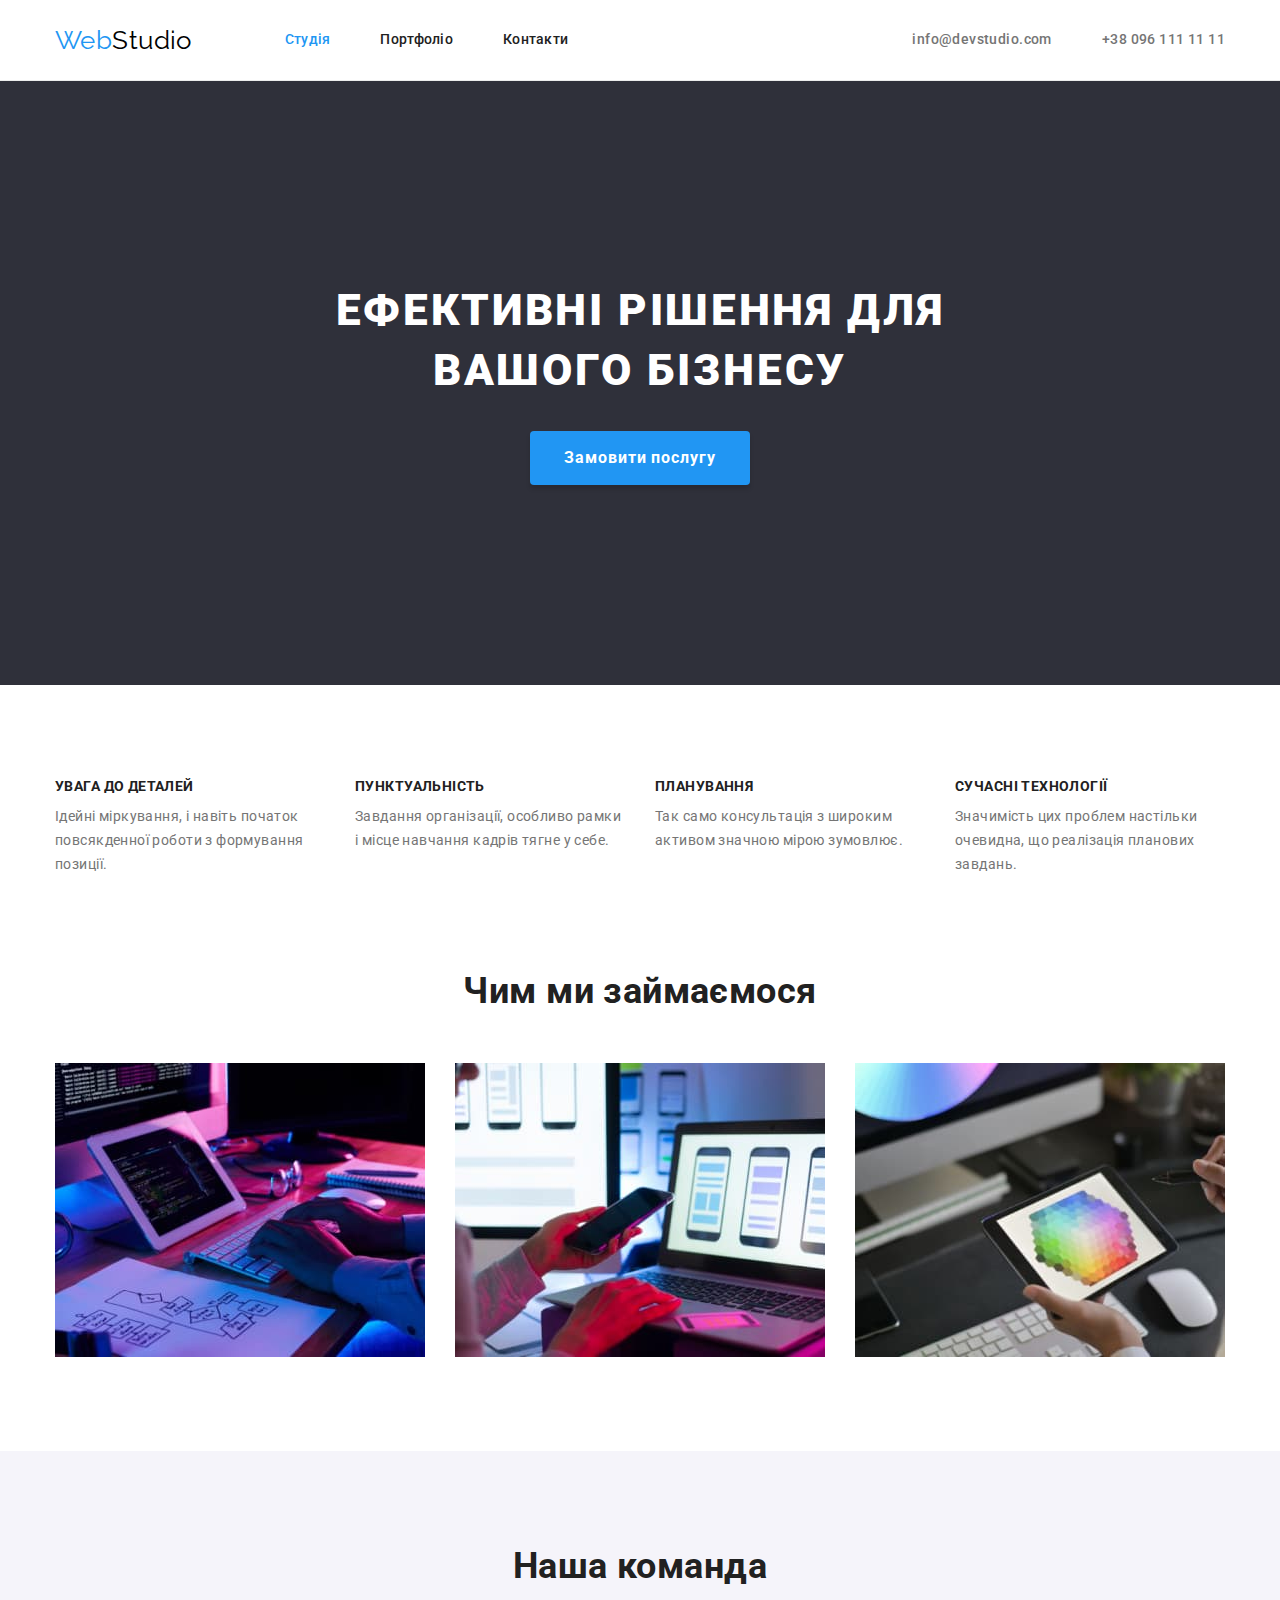
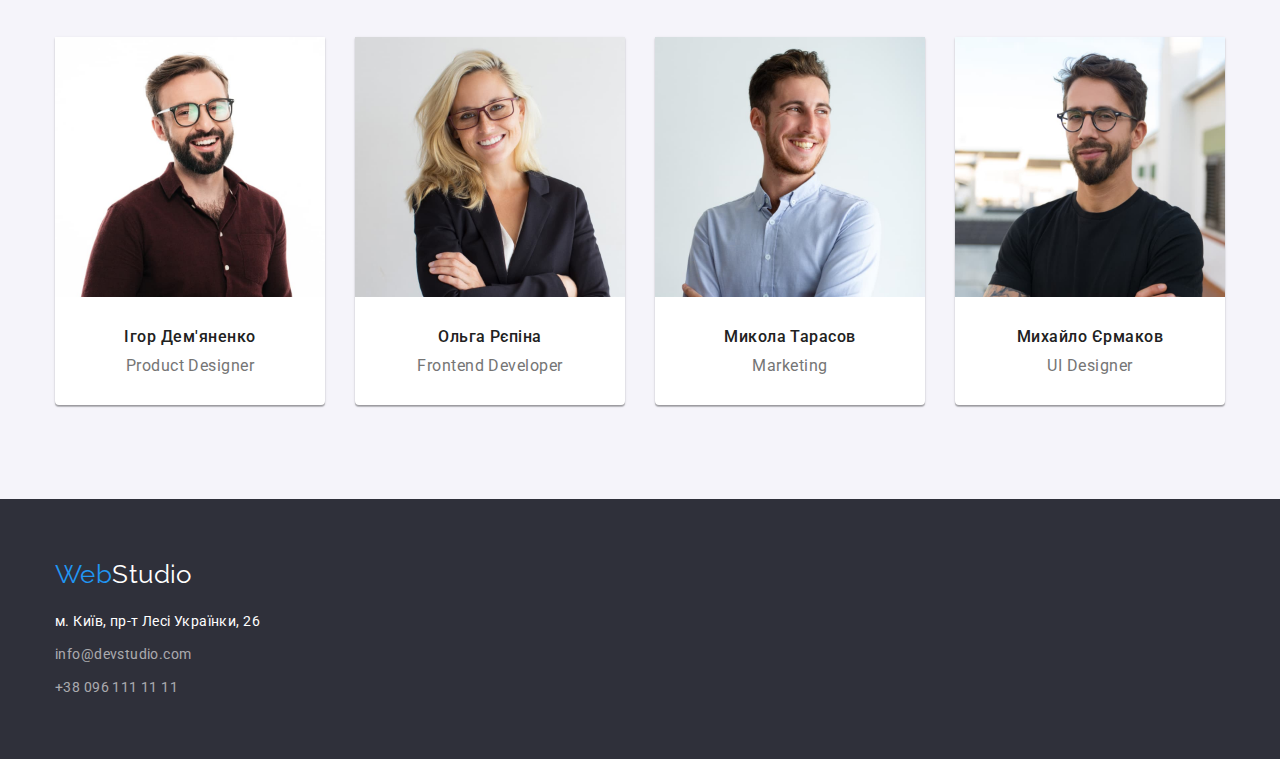
<file: index.html>
<!DOCTYPE html>
<html lang="uk">
    <head>
        <meta charset="UTF-8" />
        <meta http-equiv="X-UA-Compatible" content="IE=edge" />
        <meta name="viewport" content="width=device-width, initial-scale=1.0" />
        <title>homework_3</title>
        <link
            href="https://fonts.googleapis.com/css2?family=Raleway:wght@700&family=Roboto:wght@400;500;700;900&display=swap"
            rel="stylesheet"
        />
        <link
            rel="stylesheet"
            href="https://cdnjs.cloudflare.com/ajax/libs/modern-normalize/1.1.0/modern-normalize.min.css"
        />
        <link rel="stylesheet" href="./css/styles.css" />
    </head>
    <body>
        <!--ШАПКА-->
        <header class="page-header">
            <div class="container container-header">
                <nav class="main-nav">
                    <a href="index.html" class="logo"><span class="part-logo">Web</span>Studio</a>
                    <ul class="site-nav list">
                        <li class="item">
                            <a class="link current" href="index.html">Студія</a>
                        </li>
                        <li class="item">
                            <a class="link" href="portfolio.html">Портфоліо</a>
                        </li>
                        <li class="item">
                            <a class="link" href="#">Контакти</a>
                        </li>
                    </ul>
                </nav>
                <!--Контакти-->
                <ul class="contacts-list list">
                    <li class="item">
                        <a class="contacts" href="mailto:info@devstudio.com">info@devstudio.com</a>
                    </li>
                    <li class="item">
                        <a class="contacts" href="tel:+380961111111">+38 096 111 11 11</a>
                    </li>
                </ul>
            </div>
        </header>
        <main>
            <!--HERO-->
            <section class="hero">
                <div class="container">
                    <h1 class="hero-title">Ефективні рішення для вашого бізнесу</h1>
                    <button class="main-btn" type="button">Замовити послугу</button>
                </div>
            </section>
            <!--Особливості роботи-->
            <section class="features-section">
                <div class="container">
                    <h2 class="visually-hidden">Особливості роботи</h2>
                    <ul class="features list">
                        <li class="item">
                            <h3 class="title">УВАГА ДО ДЕТАЛЕЙ</h3>
                            <p class="description">
                                Ідейні міркування, і навіть початок повсякденної роботи з формування
                                позиції.
                            </p>
                        </li>
                        <li class="item">
                            <h3 class="title">ПУНКТУАЛЬНІСТЬ</h3>
                            <p class="description">
                                Завдання організації, особливо рамки і місце навчання кадрів тягне у
                                себе.
                            </p>
                        </li>
                        <li class="item">
                            <h3 class="title">ПЛАНУВАННЯ</h3>
                            <p class="description">
                                Так само консультація з широким активом значною мірою зумовлює.
                            </p>
                        </li>
                        <li class="item">
                            <h3 class="title">СУЧАСНІ ТЕХНОЛОГІЇ</h3>
                            <p class="description">
                                Значимість цих проблем настільки очевидна, що реалізація планових
                                завдань.
                            </p>
                        </li>
                    </ul>
                </div>
            </section>
            <!--Чим ми займаємося-->
            <section class="section">
                <div class="container">
                    <h2 class="what-we-do">Чим ми займаємося</h2>
                    <ul class="list work">
                        <li class="item">
                            <img src="./images/work/desktop.jpg" alt="desktop" width="370" />
                        </li>
                        <li class="item">
                            <img src="./images/work/laptop.jpg" alt="laptop" width="370" />
                        </li>
                        <li class="item">
                            <img src="./images/work/tablet.jpg" alt="tablet" width="370" />
                        </li>
                    </ul>
                </div>
            </section>
            <!--Наша команда-->
            <section class="team section">
                <div class="container">
                    <h2 class="team-title">Наша команда</h2>
                    <ul class="list">
                        <li class="team-description">
                            <img src="./images/team/igor.jpg" alt="igor" width="270" />
                            <div class="team-item">
                                <h3 class="team-member">Ігор Дем'яненко</h3>
                                <p class="team-position">Product Designer</p>
                            </div>
                        </li>
                        <li class="team-description">
                            <img src="./images/team/olga.jpg" alt="olga" width="270" />
                            <div class="team-item">
                                <h3 class="team-member">Ольга Рєпіна</h3>
                                <p class="team-position">Frontend Developer</p>
                            </div>
                        </li>
                        <li class="team-description">
                            <img src="./images/team/mykola.jpg" alt="mykola" width="270" />
                            <div class="team-item">
                                <h3 class="team-member">Микола Тарасов</h3>
                                <p class="team-position">Marketing</p>
                            </div>
                        </li>
                        <li class="team-description">
                            <img src="./images/team/myhailo.jpg" alt="myhailo" width="270" />
                            <div class="team-item">
                                <h3 class="team-member">Михайло Єрмаков</h3>
                                <p class="team-position">UI Designer</p>
                            </div>
                        </li>
                    </ul>
                </div>
            </section>
        </main>
        <!--ПІДВАЛ-->
        <footer class="footer">
            <div class="container">
                <a href="index.html" class="logo"><span class="part-logo">Web</span>Studio</a>
                <address>
                    <ul class="list">
                        <li class="footer-item">
                            <a
                                href="https://goo.gl/maps/TSDpTPrTKKS6w9gq7"
                                target="_blank"
                                class="main-address"
                            >
                                м. Київ, пр-т Лесі Українки, 26
                            </a>
                        </li>
                        <li class="footer-item">
                            <a class="contacts" href="mailto:info@devstudio.com"
                                >info@devstudio.com
                            </a>
                        </li>
                        <li class="footer-item">
                            <a class="contacts" href="tel:+380961111111">+38 096 111 11 11</a>
                        </li>
                    </ul>
                </address>
            </div>
        </footer>
    </body>
</html>
</file>
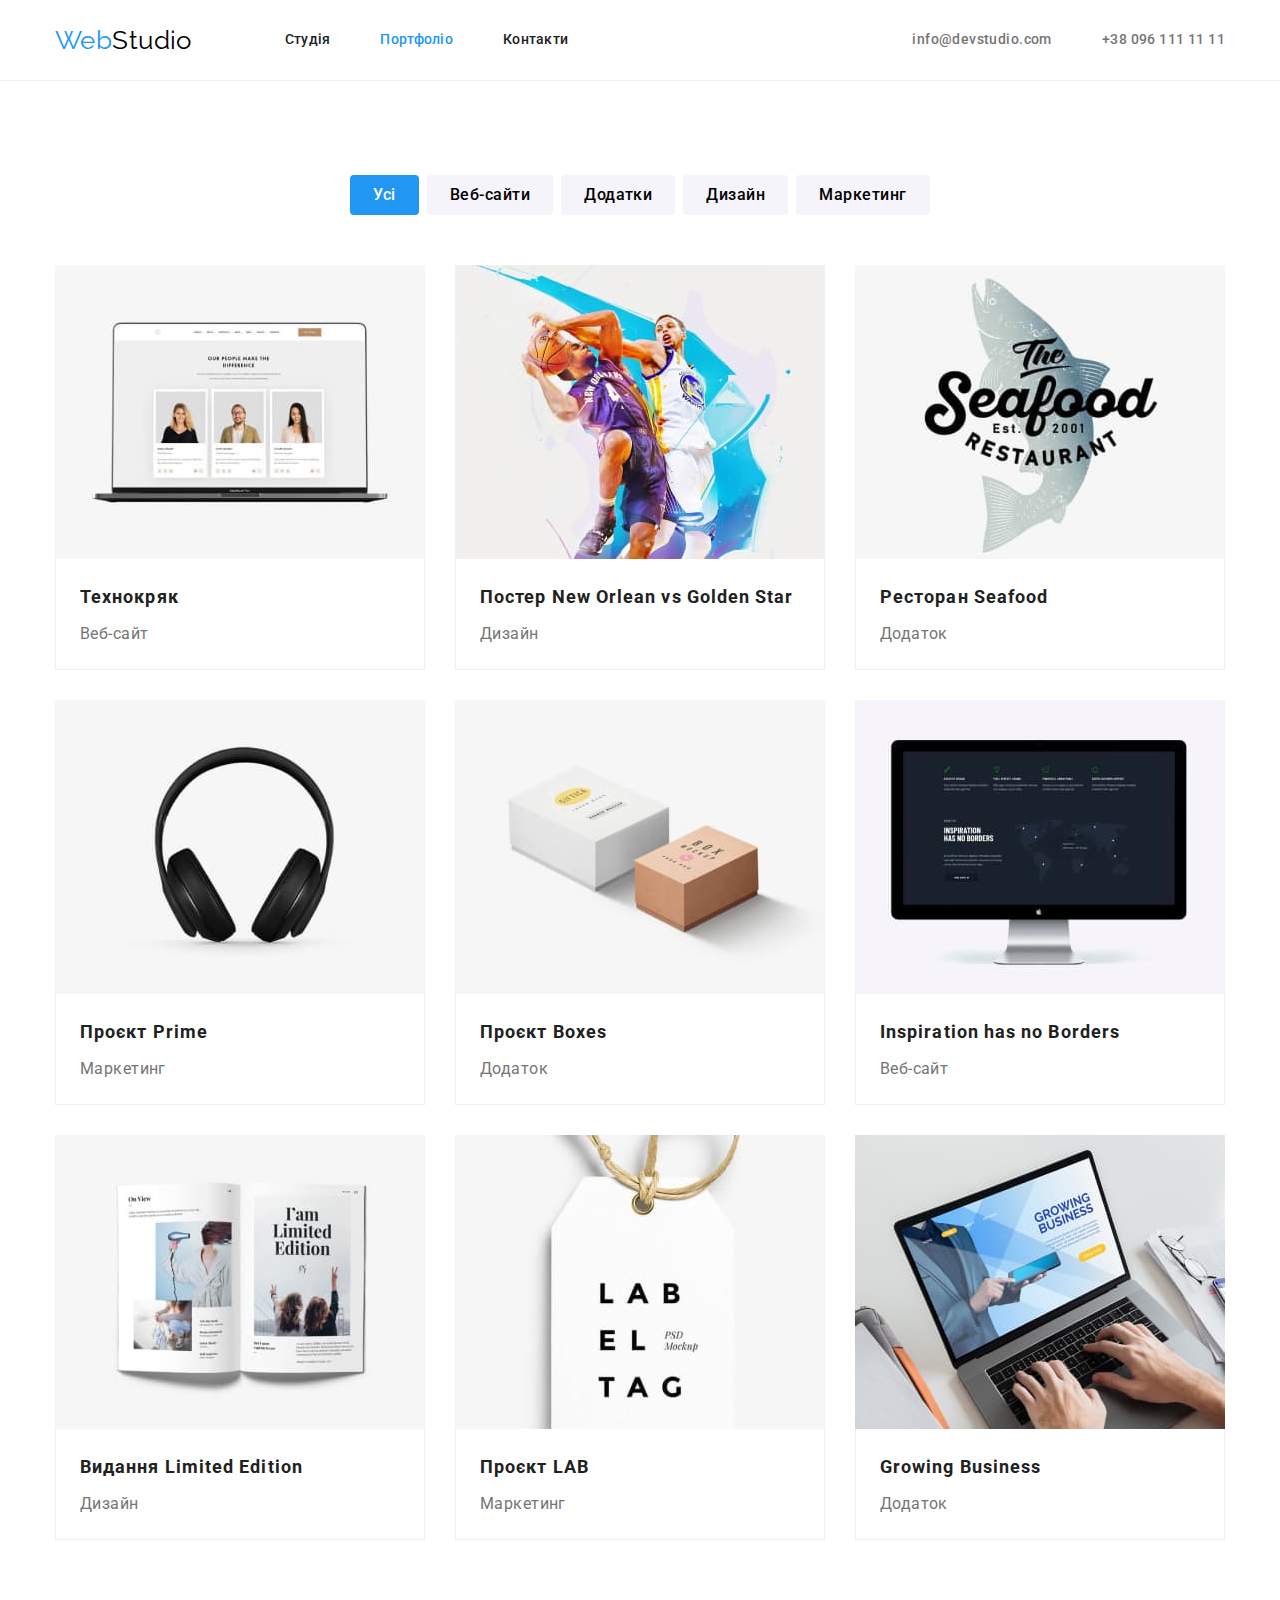
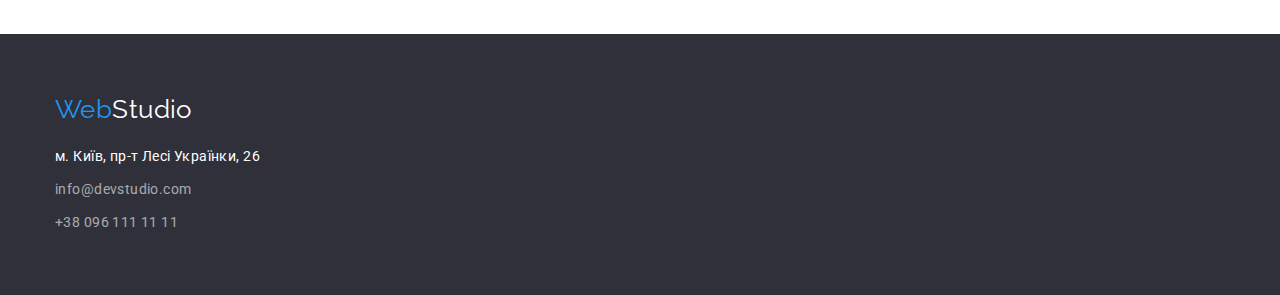
<file: portfolio.html>
<!DOCTYPE html>
<html lang="uk">
    <head>
        <meta charset="UTF-8" />
        <meta http-equiv="X-UA-Compatible" content="IE=edge" />
        <meta name="viewport" content="width=device-width, initial-scale=1.0" />
        <title>homework_3</title>
        <link
            href="https://fonts.googleapis.com/css2?family=Raleway:wght@700&family=Roboto:wght@400;500;700;900&display=swap"
            rel="stylesheet"
        />
        <link
            rel="stylesheet"
            href="https://cdnjs.cloudflare.com/ajax/libs/modern-normalize/1.1.0/modern-normalize.min.css"
        />
        <link rel="stylesheet" href="./css/styles.css" />
    </head>
    <body>
        <!--ШАПКА-->
        <header class="page-header">
            <div class="container container-header">
                <nav class="main-nav">
                    <a href="index.html" class="logo"><span class="part-logo">Web</span>Studio</a>
                    <ul class="site-nav list">
                        <li class="item">
                            <a class="link" href="index.html">Студія</a>
                        </li>
                        <li class="item">
                            <a class="link current" href="portfolio.html">Портфоліо</a>
                        </li>
                        <li class="item">
                            <a class="link" href="#">Контакти</a>
                        </li>
                    </ul>
                </nav>
                <!--Контакти-->
                <ul class="contacts-list list">
                    <li class="item">
                        <a class="contacts" href="mailto:info@devstudio.com">info@devstudio.com</a>
                    </li>
                    <li class="item">
                        <a class="contacts" href="tel:+380961111111">+38 096 111 11 11</a>
                    </li>
                </ul>
            </div>
        </header>
        <main>
            <!-- ПРОЕКТИ -->
            <section class="section">
                <div class="container">
                    <h1 class="visually-hidden">Наші проекти</h1>
                    <ul class="filter list">
                        <li class="item">
                            <button class="filter-btn current" type="button">Усі</button>
                        </li>
                        <li class="item">
                            <button class="filter-btn" type="button">Веб-сайти</button>
                        </li>
                        <li class="item">
                            <button class="filter-btn" type="button">Додатки</button>
                        </li>
                        <li class="item">
                            <button class="filter-btn" type="button">Дизайн</button>
                        </li>
                        <li class="item">
                            <button class="filter-btn" type="button">Маркетинг</button>
                        </li>
                    </ul>
                    <ul class="project list">
                        <li class="project-list">
                            <a>
                                <img
                                    src="./images/portfolio/website.jpg"
                                    alt="Вікно веб-сайту"
                                    width="370"
                                />
                                <div class="item">
                                    <h2 class="project-title">Технокряк</h2>
                                    <p class="project-item">Веб-сайт</p>
                                </div>
                            </a>
                        </li>
                        <li class="project-list">
                            <a>
                                <img src="./images/portfolio/poster.jpg" alt="Постер" width="370" />
                                <div class="item">
                                    <h2 class="project-title">Постер New Orlean vs Golden Star</h2>
                                    <p class="project-item">Дизайн</p>
                                </div>
                            </a>
                        </li>
                        <li class="project-list">
                            <a>
                                <img
                                    src="./images/portfolio/restaurantlogo.jpg"
                                    alt="Додаток ресторану"
                                    width="370"
                                />
                                <div class="item">
                                    <h2 class="project-title">Ресторан Seafood</h2>
                                    <p class="project-item">Додаток</p>
                                </div>
                            </a>
                        </li>
                        <li class="project-list">
                            <a>
                                <img
                                    src="./images/portfolio/projectprime.jpg"
                                    alt="Наушники"
                                    width="370"
                                />
                                <div class="item">
                                    <h2 class="project-title">Проєкт Prime</h2>
                                    <p class="project-item">Маркетинг</p>
                                </div>
                            </a>
                        </li>
                        <li class="project-list">
                            <a>
                                <img
                                    src="./images/portfolio/projectbox.jpg"
                                    alt="Коробки"
                                    width="370"
                                />
                                <div class="item">
                                    <h2 class="project-title">Проєкт Boxes</h2>
                                    <p class="project-item">Додаток</p>
                                </div>
                            </a>
                        </li>
                        <li class="project-list">
                            <a>
                                <img
                                    src="./images/portfolio/website2.jpg"
                                    alt="Вікно веб-сайту"
                                    width="370"
                                />
                                <div class="item">
                                    <h2 class="project-title">Inspiration has no Borders</h2>
                                    <p class="project-item">Веб-сайт</p>
                                </div>
                            </a>
                        </li>
                        <li class="project-list">
                            <a>
                                <img
                                    src="./images/portfolio/book.jpg"
                                    alt="Розгонута книжка"
                                    width="370"
                                />
                                <div class="item">
                                    <h2 class="project-title">Видання Limited Edition</h2>
                                    <p class="project-item">Дизайн</p>
                                </div>
                            </a>
                        </li>
                        <li class="project-list">
                            <a>
                                <img
                                    src="./images/portfolio/projectlab.jpg"
                                    alt="Бірка"
                                    width="370"
                                />
                                <div class="item">
                                    <h2 class="project-title">Проєкт LAB</h2>
                                    <p class="project-item">Маркетинг</p>
                                </div>
                            </a>
                        </li>
                        <li class="project-list">
                            <a>
                                <img
                                    src="./images/portfolio/applications.jpg"
                                    alt="Ноотбук з відкритим додатком"
                                    width="370"
                                />
                                <div class="item">
                                    <h2 class="project-title">Growing Business</h2>
                                    <p class="project-item">Додаток</p>
                                </div>
                            </a>
                        </li>
                    </ul>
                </div>
            </section>
        </main>
        <!--ПІДВАЛ-->
        <footer class="footer">
            <div class="container">
                <a href="index.html" class="logo"><span class="part-logo">Web</span>Studio</a>
                <address>
                    <ul class="list">
                        <li class="footer-item">
                            <a
                                href="https://goo.gl/maps/TSDpTPrTKKS6w9gq7"
                                target="_blank"
                                class="main-address"
                            >
                                м. Київ, пр-т Лесі Українки, 26
                            </a>
                        </li>
                        <li class="footer-item">
                            <a class="contacts" href="mailto:info@devstudio.com"
                                >info@devstudio.com
                            </a>
                        </li>
                        <li class="footer-item">
                            <a class="contacts" href="tel:+380961111111">+38 096 111 11 11</a>
                        </li>
                    </ul>
                </address>
            </div>
        </footer>
    </body>
</html>
</file>
<file: css/styles.css>
:root {
    --primary-text-color: #212121;
    --secondary-tex-color: #757575;
    --accent-color: #2196F3;
    --white-color: #ffffff;
    --primary-bgc-color: #2F303A;
    --secondary-bgc-color: #F5F4FA;
    --black-color: #000;
    --hero-btn-hover-color: #188CE8;
    --footer-contact-color: rgba(255, 255, 255, 0.6);
    --page-border: #ECECEC;
    --item-border: #EEEEEE;

}

body {
    font-family: 'Roboto', sans-serif; 
    color: var(--primary-text-color);
    background-color: var(--white-color);
    font-size: 14px;
    letter-spacing: 0.03em;
}

h1, h2, h3, h4, h5, h6, p, ul {
    margin: 0;
    padding: 0;
}

img {
    display: block;
    max-width: 100%;
}

.list {
    list-style: none; 
}

.container {
    width: 1200px;
    padding-left: 15px;
    padding-right: 15px;
    margin-left: auto;
    margin-right: auto;
}

.section {
    padding-top: 94px;
    padding-bottom: 94px;
}

.visually-hidden {
    position: absolute;  
    width: 1px;
    height: 1px;
    margin: -1px;
    border: 0;
    padding: 0;
    white-space: nowrap;
    clip-path: inset(100%);
    clip: rect(0 0 0 0);
    overflow: hidden;
}

/* ШАПКА */

.page-header {
    border-bottom: 1px solid var(--page-border);
}

.container-header {
    display: flex;
    align-items: center;

}

.main-nav {
    display: flex;
    align-items: center;
}

.main-nav .logo {
    margin-right: 93px;

}

.site-nav {
    display: flex;
}

.site-nav .item:not(:last-child) {
    margin-right: 50px;
}

.site-nav .link {
    display: block;
    padding-top: 32px;
    padding-bottom: 32px;

    color: var(--primary-text-color);
    text-decoration: none;
    line-height: 1.14;
    letter-spacing: 0.02em;
    font-weight: 500;
}
.site-nav .link:hover,
.site-nav .link:focus {
    color: var(--accent-color);
}
.site-nav .current {
    color: var(--accent-color);
}

.logo {
    font-family: 'Raleway', sans-serif;
    text-decoration: none;
    color: var(--black-color);
    font-size: 26px;
    line-height: 1.19;
    
}

.part-logo {
    color: var(--accent-color);
}

.contacts-list {
    display: flex;
    margin-left: auto;
}

.contacts-list .contacts {
    display: block;
    padding-top: 32px;
    padding-bottom: 32px;
}

.contacts-list .item + .item {
    margin-left: 50px;
}

.contacts {
    text-decoration: none;
    color: var(--secondary-tex-color);
    font-weight: 500;
    line-height: 1.14;
    font-style: normal;


}
.contacts:hover,
.contacts:focus {
    color: var(--accent-color);
}

/* HERO */
.hero {
    background-color: var(--primary-bgc-color);

    padding-top: 200px;
    padding-bottom: 200px;
    text-align: center;
}


.hero-title {
    color: var(--white-color);
    font-weight: 900;
    font-size: 44px;
    line-height: 1.36;
    letter-spacing: 0.06em;
    text-transform: uppercase;

    max-width: 696px;
    margin-right: auto;
    margin-left: auto;
    margin-bottom: 30px;
}

.main-btn {
    background-color: var(--accent-color);
    color: var(--white-color);
    font-family: inherit;
    font-weight: 700;
    font-size: 16px;
    line-height: 1.88;
    letter-spacing: 0.06em;
    cursor: pointer;

    border-radius: 4px;
    padding: 10px 32px;
    border-color: transparent;
    box-shadow: 0px 4px 4px rgba(0, 0, 0, 0.15);
}

.main-btn:hover,
.main-btn:focus {
    background-color: var(--hero-btn-hover-color);
    border-color: transparent;
}
/* features */

.features-section {
    padding-top: 94px;
}

.features {
    display: flex;

}

.features .item:not(:last-child) {
    margin-right: 30px;
}

.features .item {
    max-width: 270px;
}

.title {
    font-weight: 700;
    font-size: 14px;
    line-height: 1.14;
    text-transform: uppercase;

    margin-bottom: 10px;
}
.description {
    color: var(--secondary-tex-color);
    line-height: 1.71;

}

/* Наша команда */
.team {
    background-color: var(--secondary-bgc-color)
}

.team .list {
    display: flex;
    
}

.list .team-description:not(:last-child) {
    margin-right: 30px;
}

.team-member, .team-position {
    font-size: 16px;
    line-height: 1.19;
    letter-spacing: 0.03em;
}

.team-item {
    padding-top: 30px;
    padding-bottom: 30px;
    text-align: center;
}


.team-title {
    font-weight: 700;
    font-size: 36px;
    line-height: 1.17;
    text-align: center;


    margin-bottom: 50px;
}
.team-member {
    font-weight: 500;
    margin-bottom: 10px;
    
}

.team-position {
    color: var(--secondary-tex-color);

} 

.team-description {
    background-color: var(--white-color);

    border-radius: 0px 0px 4px 4px;
    box-shadow: 0px 1px 3px rgba(0, 0, 0, 0.12), 0px 1px 1px rgba(0, 0, 0, 0.14), 0px 2px 1px rgba(0, 0, 0, 0.2);

}

/* ЧИМ МИ ЗАЙМАЄМСЯ */

.what-we-do {
    font-weight: 700;
    font-size: 36px;
    line-height: 1.17;
    text-align: center;

    margin-bottom: 50px;
}

.work {
    display: flex;
}


.work .item:not(:last-child) {
    margin-right: 30px;
}

.what-we-do .list {
    
}
/* ФУТЕР */
.footer {
    background-color: var(--primary-bgc-color);
    padding-top: 60px;
    padding-bottom: 60px;
}

address {
    margin-top: 20px;
}

.footer .logo {
    color: var(--white-color);
}

.main-address {
    color: var(--white-color);
    text-decoration: none;
    line-height: 1.71;
    font-style: normal;
}

.main-address:hover,
.main-address:focus {
    color: var(--accent-color);
}

.footer .contacts {
    color: var(--footer-contact-color);
    font-weight: 400;
    line-height: 1.71;
}
.footer .contacts:hover,
.footer .contacts:focus {
    color: var(--accent-color);
}

.footer-item:not(:last-child) {
margin-bottom: 9px;
}


/* ПОРТФОЛІО */

.filter {
    margin-bottom: 50px;
    display: flex;
    justify-content: center;
}

.filter .item:not(:last-child) {
    margin-right: 8px;
}

.filter-btn {
    background-color: var(--secondary-bgc-color);
    font-family: inherit;
    font-weight: 500;
    font-size: 16px;
    line-height: 1.62;
    text-align: center;
    letter-spacing: 0.03em;
    cursor: pointer;


    border-radius: 4px;
    padding: 6px 22px;
    border: 1px solid transparent;
}

.filter-btn:hover,
.filter-btn:focus {
    color: var(--white-color);
    background-color: var(--accent-color);
    box-shadow: 0px 3px 1px rgba(0, 0, 0, 0.1), 0px 1px 2px rgba(0, 0, 0, 0.08), 0px 2px 2px rgba(0, 0, 0, 0.12);
}


.filter .current {
    background-color: var(--accent-color);
    color: var(--white-color);
}

.project-title {
    font-weight: 700;
    font-size: 18px;
    line-height: 2.00;
    letter-spacing: 0.06em;

    margin-bottom: 4px;
}

.project-item {
    color: var(--secondary-tex-color);
    font-size: 16px;
    line-height: 1.88;
}

.project {
    display: flex;
    flex-wrap: wrap;
    gap: 30px;
    
}


.project .item {
    padding: 20px 24px;
    border-left: 1px solid var(--item-border);
    border-right: 1px solid var(--item-border);
    border-bottom: 1px solid var(--item-border);
}

.project-list {
    flex-basis: calc((100% - 60px) / 3);
}
</file>
